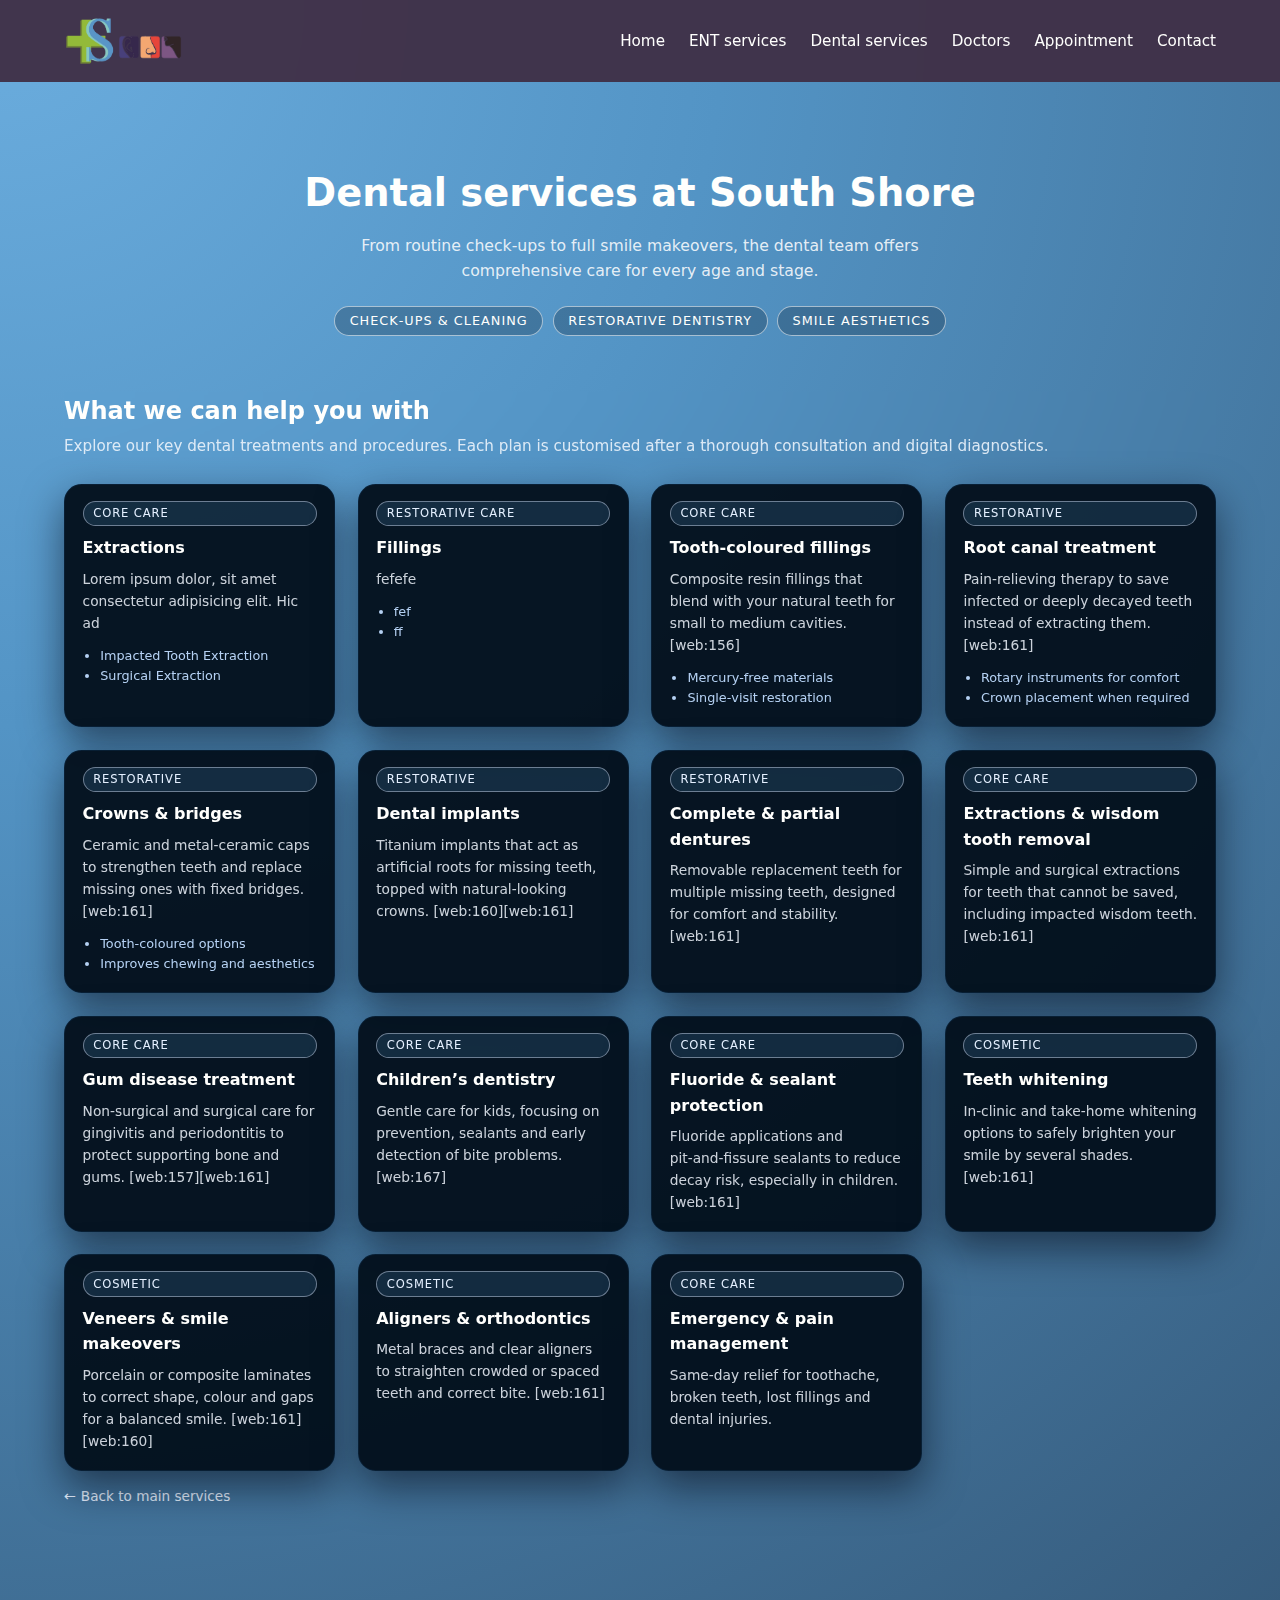
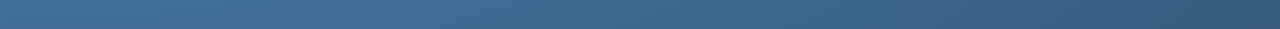
<file: dental.html>
<!DOCTYPE html>
<html lang="en">
<head>
  <meta charset="UTF-8" />
  <title>Dental Services – South Shore ENT & Dental</title>
  <meta name="viewport" content="width=device-width, initial-scale=1.0" />
  <!-- Main shared styles -->
  <link rel="stylesheet" href="style.css" />
  <!-- Page-specific styles -->
  <link rel="stylesheet" href="dental.css">  
</head>
<body>
  <!-- reuse your existing navbar, just ensure Dental link points here -->
  <header class="site-header">
    <div class="container">
      <nav class="main-nav">
        <div class="logo">
          <img src="logo.png" alt="South Shore ENT logo" />
        </div>

        <button class="nav-toggle" aria-label="Toggle navigation" aria-expanded="false">
          <span class="bar"></span>
          <span class="bar"></span>
          <span class="bar"></span>
        </button>

        <div class="nav-links">
          <a href="index.html#hero">Home</a>
          <a href="index.html#services-ent">ENT services</a>
          <a href="dental.html" class="active-link">Dental services</a>
          <a href="index.html#doctors">Doctors</a>
          <a href="index.html#appointment">Appointment</a>
          <a href="index.html#contact">Contact</a>
        </div>
      </nav>
    </div>
  </header>

  <main>
    <section class="dental-hero">
      <div class="container">
        <h1>Dental services at South Shore</h1>
        <p>
          From routine check‑ups to full smile makeovers, the dental team
          offers comprehensive care for every age and stage.
        </p>
        <div class="dental-pill-row">
          <span class="dental-pill">Check‑ups & cleaning</span>
          <span class="dental-pill">Restorative dentistry</span>
          <span class="dental-pill">Smile aesthetics</span>
        </div>
      </div>
    </section>

    <section class="dental-grid-section">
      <div class="container">
        <header class="dental-grid-header">
          <h2>What we can help you with</h2>
          <p>
            Explore our key dental treatments and procedures. Each plan is
            customised after a thorough consultation and digital diagnostics.
          </p>
        </header>

        <div class="dental-grid">
          <!-- 1 -->
          <article class="dental-card">
            <span class="badge badge-core">Core care</span>
            <h3>Extractions</h3>
            <p>
              Lorem ipsum dolor, sit amet consectetur adipisicing elit. Hic ad 
            </p>
            <ul>
              <li>Impacted Tooth Extraction</li>
              <li>Surgical Extraction</li>
            </ul>
          </article>

          <!-- 2 -->
          <article class="dental-card">
            <span class="badge badge-core">Restorative care</span>
            <h3>Fillings</h3>
            <p>
             fefefe
            </p>
            <ul>
              <li>fef</li>
              <li>ff</li>
            </ul>
          </article>

          <!-- 3 -->
          <article class="dental-card">
            <span class="badge badge-core">Core care</span>
            <h3>Tooth‑coloured fillings</h3>
            <p>
              Composite resin fillings that blend with your natural teeth for
              small to medium cavities. [web:156]
            </p>
            <ul>
              <li>Mercury‑free materials</li>
              <li>Single‑visit restoration</li>
            </ul>
          </article>

          <!-- 4 -->
          <article class="dental-card">
            <span class="badge badge-restorative">Restorative</span>
            <h3>Root canal treatment</h3>
            <p>
              Pain‑relieving therapy to save infected or deeply decayed teeth
              instead of extracting them. [web:161]
            </p>
            <ul>
              <li>Rotary instruments for comfort</li>
              <li>Crown placement when required</li>
            </ul>
          </article>

          <!-- 5 -->
          <article class="dental-card">
            <span class="badge badge-restorative">Restorative</span>
            <h3>Crowns & bridges</h3>
            <p>
              Ceramic and metal‑ceramic caps to strengthen teeth and replace
              missing ones with fixed bridges. [web:161]
            </p>
            <ul>
              <li>Tooth‑coloured options</li>
              <li>Improves chewing and aesthetics</li>
            </ul>
          </article>

          <!-- 6 -->
          <article class="dental-card">
            <span class="badge badge-restorative">Restorative</span>
            <h3>Dental implants</h3>
            <p>
              Titanium implants that act as artificial roots for missing teeth,
              topped with natural‑looking crowns. [web:160][web:161]
            </p>
          </article>

          <!-- 7 -->
          <article class="dental-card">
            <span class="badge badge-restorative">Restorative</span>
            <h3>Complete & partial dentures</h3>
            <p>
              Removable replacement teeth for multiple missing teeth, designed
              for comfort and stability. [web:161]
            </p>
          </article>

          <!-- 8 -->
          <article class="dental-card">
            <span class="badge badge-core">Core care</span>
            <h3>Extractions & wisdom tooth removal</h3>
            <p>
              Simple and surgical extractions for teeth that cannot be saved,
              including impacted wisdom teeth. [web:161]
            </p>
          </article>

          <!-- 9 -->
          <article class="dental-card">
            <span class="badge badge-core">Core care</span>
            <h3>Gum disease treatment</h3>
            <p>
              Non‑surgical and surgical care for gingivitis and periodontitis to
              protect supporting bone and gums. [web:157][web:161]
            </p>
          </article>

          <!-- 10 -->
          <article class="dental-card">
            <span class="badge badge-core">Core care</span>
            <h3>Children’s dentistry</h3>
            <p>
              Gentle care for kids, focusing on prevention, sealants and early
              detection of bite problems. [web:167]
            </p>
          </article>

          <!-- 11 -->
          <article class="dental-card">
            <span class="badge badge-core">Core care</span>
            <h3>Fluoride & sealant protection</h3>
            <p>
              Fluoride applications and pit‑and‑fissure sealants to reduce decay
              risk, especially in children. [web:161]
            </p>
          </article>

          <!-- 12 -->
          <article class="dental-card">
            <span class="badge badge-cosmetic">Cosmetic</span>
            <h3>Teeth whitening</h3>
            <p>
              In‑clinic and take‑home whitening options to safely brighten your
              smile by several shades. [web:161]
            </p>
          </article>

          <!-- 13 -->
          <article class="dental-card">
            <span class="badge badge-cosmetic">Cosmetic</span>
            <h3>Veneers & smile makeovers</h3>
            <p>
              Porcelain or composite laminates to correct shape, colour and
              gaps for a balanced smile. [web:161][web:160]
            </p>
          </article>

          <!-- 14 -->
          <article class="dental-card">
            <span class="badge badge-cosmetic">Cosmetic</span>
            <h3>Aligners & orthodontics</h3>
            <p>
              Metal braces and clear aligners to straighten crowded or spaced
              teeth and correct bite. [web:161]
            </p>
          </article>

          <!-- 15 -->
          <article class="dental-card">
            <span class="badge badge-core">Core care</span>
            <h3>Emergency & pain management</h3>
            <p>
              Same‑day relief for toothache, broken teeth, lost fillings and
              dental injuries.
            </p>
          </article>
        </div>

        <a href="index.html#services" class="back-link">
          Back to main services
        </a>
      </div>
    </section>
  </main>

  <script src="script.js"></script>
</body>
</html>
</file>
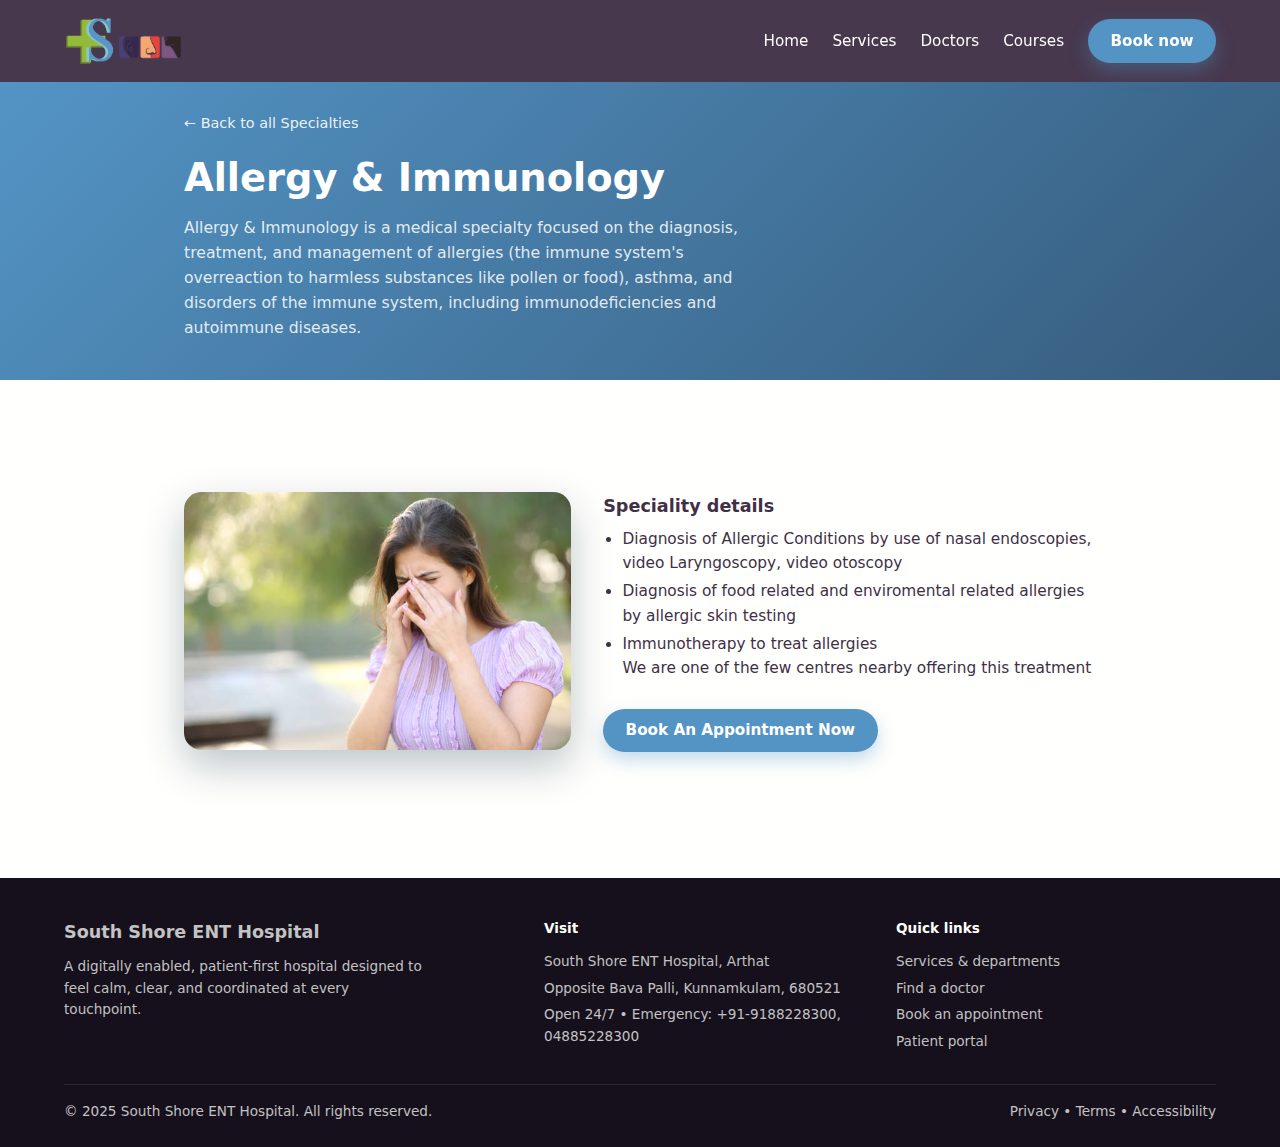
<file: specialties/allergy.html>
<!DOCTYPE html>
<html lang="en">
<head>
  <meta charset="UTF-8">
  <title>Course Detail – South Shore ENT Academy</title>
  <meta name="viewport" content="width=device-width, initial-scale=1.0">
  <!-- main site styles (nav, hero, etc.) -->
  <link rel="stylesheet" href="../style.css">
  <!-- optional extra overrides just for detail pages -->
  <link rel="stylesheet" href="base.css">
</head>
<body>
    

  <!-- NAVBAR (same structure as your main site) -->
  <header class="site-header">
    <div class="container">
      <nav>
        <div class="logo">
          <img src="../logo.png" alt="South Shore ENT logo">
        </div>
        <div class="nav-links">
          <a href="../index.html">Home</a>
          <a href="../index.html#services">Services</a>
          <a href="../index.html#doctors">Doctors</a>
          <a href="../index.html#courses">Courses</a>
          <a href="../index.html#appointment" class="btn-primary">Book now</a>
        </div>
      </nav>
    </div>
  </header>

  <!-- DETAIL HEADER (course title bar) -->
  <header class="detail-header">
    <div class="detail-container">
      <a href="../index.html#services" class="back-link">← Back to all Specialties</a>
      <h1 class="detail-title">Allergy &amp; Immunology</h1>
      <p class="detail-subtitle">
    Allergy & Immunology is a medical specialty focused on the diagnosis, treatment, and management of allergies (the immune system's overreaction to harmless substances like pollen or food), asthma, and disorders of the immune system, including immunodeficiencies and autoimmune diseases.
      </p>
    </div>
  </header>

  <!-- MAIN CONTENT -->
  <main class="detail-main">
    <div class="detail-container detail-layout">
      <section class="detail-hero">
        <img src="../images/spec-allergy.jpg" alt="Allergy" class="detail-image">
      </section>

    <section class="detail-content">
      <h2>Speciality details</h2>
      <ul>
        <li>Diagnosis of Allergic Conditions by use of nasal endoscopies, video Laryngoscopy, video otoscopy</li>
        <li>Diagnosis of food related and enviromental related allergies by allergic skin testing</li>
        <li>Immunotherapy to treat allergies <br> We are one of the few centres nearby offering this treatment </li>
        </ul>
      <a href="../index.html#appointment" class="primary-btn">
        Book An Appointment Now
      </a>
    </section>
    </div>
  </main>

  <footer>
    <div class="container">
      <div class="footer-grid">
        <div>
          <div class="logo footer-logo">
            <span>South Shore ENT Hospital</span>
          </div>
          <p class="footer-description">
            A digitally enabled, patient‑first hospital designed to feel calm, clear, and coordinated at every touchpoint.
          </p>
        </div>

        <div>
          <div class="footer-heading">Visit</div>
          <div class="footer-links">
            <span>South Shore ENT Hospital, Arthat</span>
            <span>Opposite Bava Palli, Kunnamkulam, 680521</span>
            <span>Open 24/7 • Emergency: +91-9188228300, 04885228300</span>
          </div>
        </div>

        <div>
          <div class="footer-heading">Quick links</div>
          <div class="footer-links">
            <a href="#services">Services & departments</a>
            <a href="#doctors">Find a doctor</a>
            <a href="#appointment">Book an appointment</a>
            <a href="#hero">Patient portal</a>
          </div>
        </div>
      </div>

      <div class="footer-meta">
        <span>© 2025 South Shore ENT Hospital. All rights reserved.</span>
        <span>Privacy • Terms • Accessibility</span>
      </div>
    </div>
  </footer>

</body>
</html>
</file>
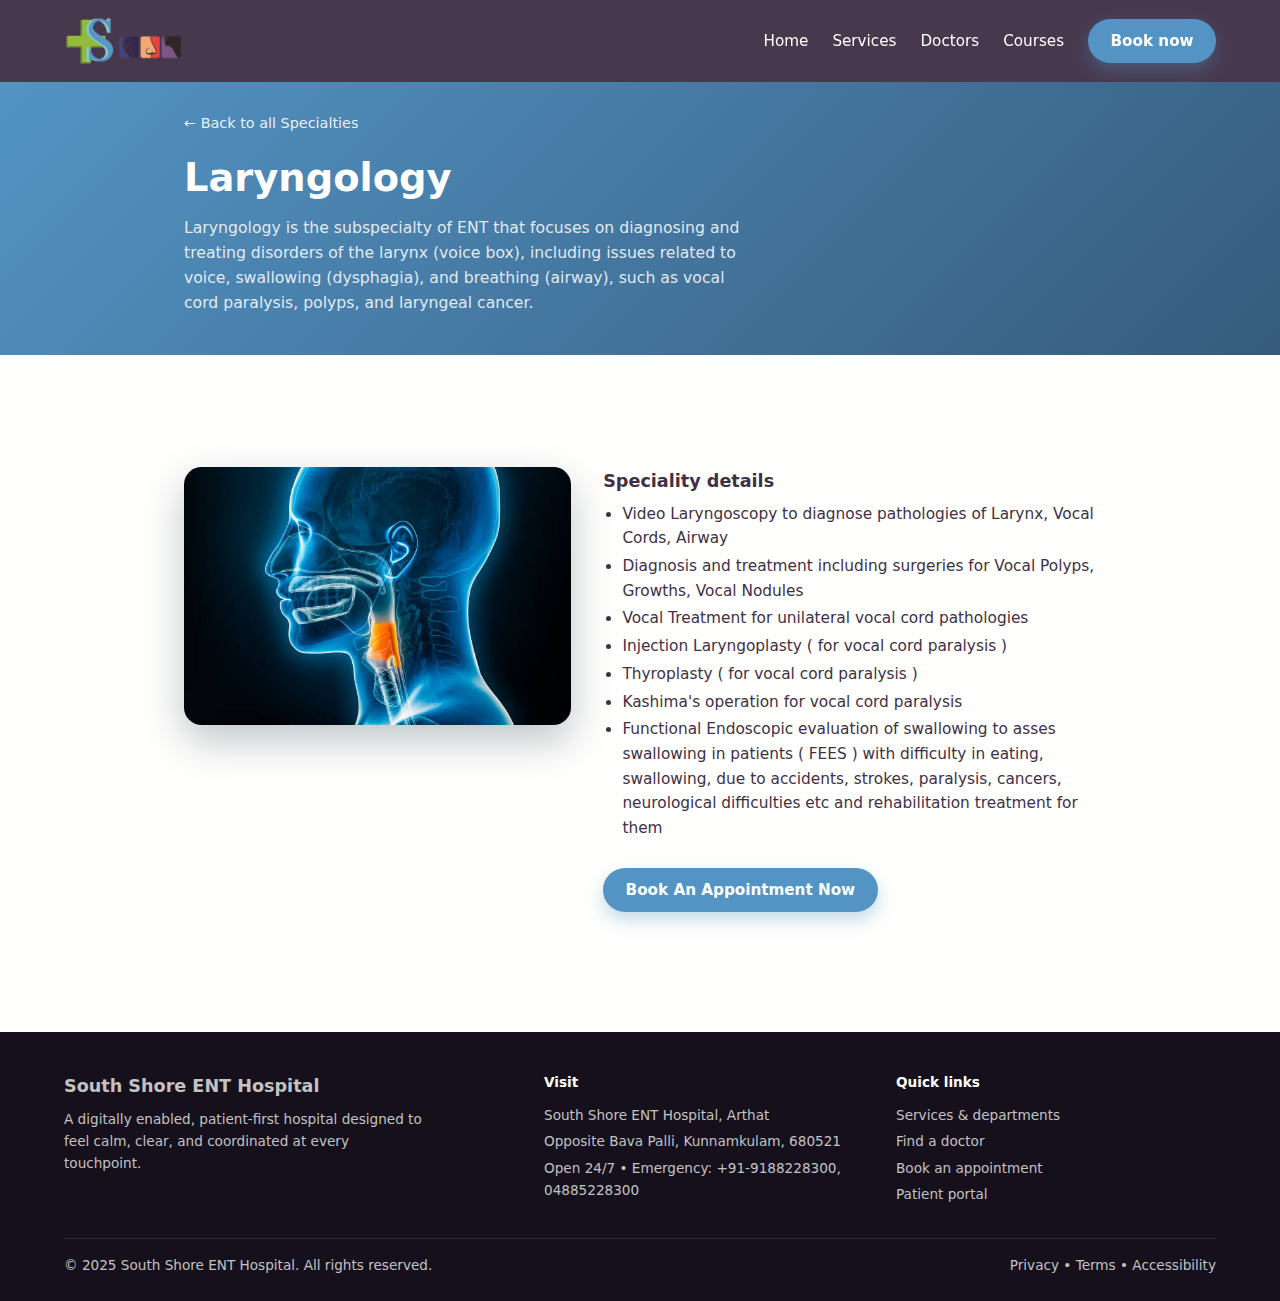
<file: specialties/laryngology.html>
<!DOCTYPE html>
<html lang="en">
<head>
  <meta charset="UTF-8">
  <title>Course Detail – South Shore ENT Academy</title>
  <meta name="viewport" content="width=device-width, initial-scale=1.0">
  <!-- main site styles (nav, hero, etc.) -->
  <link rel="stylesheet" href="../style.css">
  <!-- optional extra overrides just for detail pages -->
  <link rel="stylesheet" href="base.css">
</head>
<body>
    

  <!-- NAVBAR (same structure as your main site) -->
  <header class="site-header">
    <div class="container">
      <nav>
        <div class="logo">
          <img src="../logo.png" alt="South Shore ENT logo">
        </div>
        <div class="nav-links">
          <a href="../index.html">Home</a>
          <a href="../index.html#services">Services</a>
          <a href="../index.html#doctors">Doctors</a>
          <a href="../index.html#courses">Courses</a>
          <a href="../index.html#appointment" class="btn-primary">Book now</a>
        </div>
      </nav>
    </div>
  </header>

  <!-- DETAIL HEADER (course title bar) -->
  <header class="detail-header">
    <div class="detail-container">
      <a href="../index.html#services" class="back-link">← Back to all Specialties</a>
      <h1 class="detail-title">Laryngology</h1>
      <p class="detail-subtitle">
    Laryngology is the subspecialty of ENT that focuses on diagnosing and treating disorders of the larynx (voice box), including issues related to voice, swallowing (dysphagia), and breathing (airway), such as vocal cord paralysis, polyps, and laryngeal cancer.
      </p>
    </div>
  </header>

  <!-- MAIN CONTENT -->
  <main class="detail-main">
    <div class="detail-container detail-layout">
      <section class="detail-hero">
        <img src="../images/spec-laryngology.jpg" alt="Laryngology" class="detail-image">
      </section>

    <section class="detail-content">
      <h2>Speciality details</h2>
      <ul>
        <li>Video Laryngoscopy to diagnose pathologies of Larynx, Vocal Cords, Airway</li>
        <li>Diagnosis and treatment including surgeries for Vocal Polyps, Growths, Vocal Nodules</li>
        <li>Vocal Treatment for unilateral vocal cord pathologies</li>
        <li>Injection Laryngoplasty ( for vocal cord paralysis ) </li>
        <li>Thyroplasty ( for vocal cord paralysis )</li>
        <li>Kashima's operation for vocal cord paralysis</li>
        <li>Functional Endoscopic evaluation of swallowing to asses swallowing in patients ( FEES ) with difficulty in eating, swallowing, 
            due to accidents, strokes, paralysis, cancers, neurological difficulties etc and rehabilitation treatment for them</li>
         </ul>
      <a href="../index.html#appointment" class="primary-btn">
        Book An Appointment Now
      </a>
    </section>
    </div>
  </main>

  <footer>
    <div class="container">
      <div class="footer-grid">
        <div>
          <div class="logo footer-logo">
            <span>South Shore ENT Hospital</span>
          </div>
          <p class="footer-description">
            A digitally enabled, patient‑first hospital designed to feel calm, clear, and coordinated at every touchpoint.
          </p>
        </div>

        <div>
          <div class="footer-heading">Visit</div>
          <div class="footer-links">
            <span>South Shore ENT Hospital, Arthat</span>
            <span>Opposite Bava Palli, Kunnamkulam, 680521</span>
            <span>Open 24/7 • Emergency: +91-9188228300, 04885228300</span>
          </div>
        </div>

        <div>
          <div class="footer-heading">Quick links</div>
          <div class="footer-links">
            <a href="#services">Services & departments</a>
            <a href="#doctors">Find a doctor</a>
            <a href="#appointment">Book an appointment</a>
            <a href="#hero">Patient portal</a>
          </div>
        </div>
      </div>

      <div class="footer-meta">
        <span>© 2025 South Shore ENT Hospital. All rights reserved.</span>
        <span>Privacy • Terms • Accessibility</span>
      </div>
    </div>
  </footer>

</body>
</html>
</file>
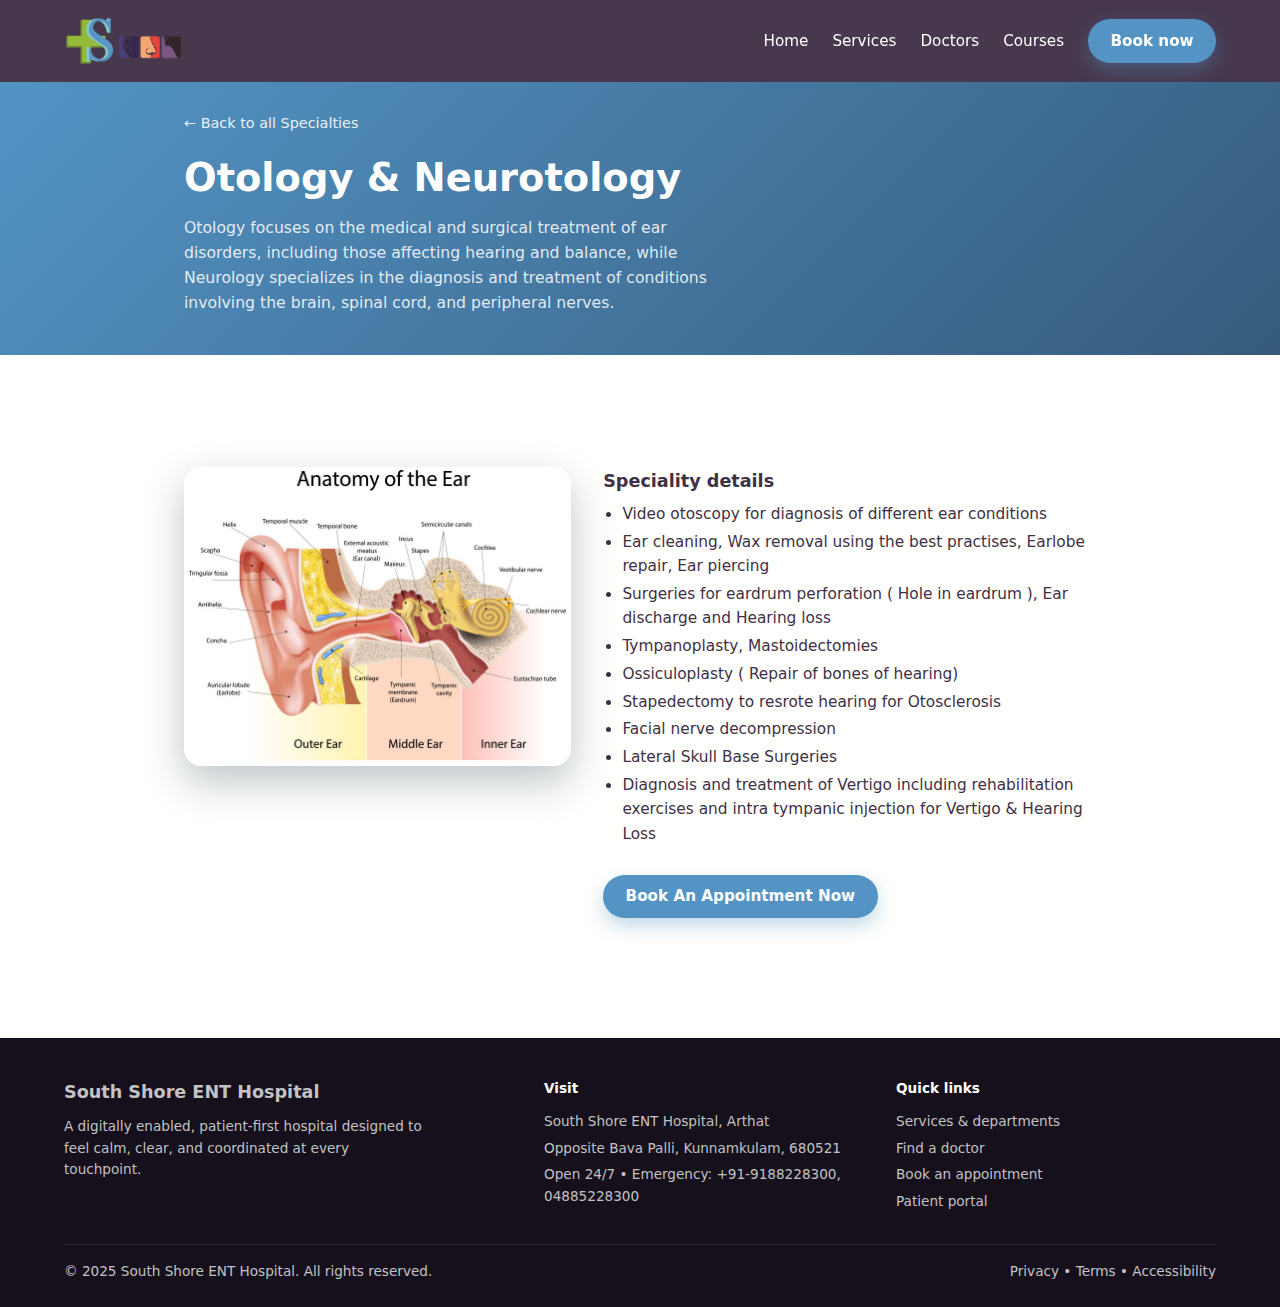
<file: specialties/otology.html>
<!DOCTYPE html>
<html lang="en">
<head>
  <meta charset="UTF-8">
  <title>Course Detail – South Shore ENT Academy</title>
  <meta name="viewport" content="width=device-width, initial-scale=1.0">
  <!-- main site styles (nav, hero, etc.) -->
  <link rel="stylesheet" href="../style.css">
  <!-- optional extra overrides just for detail pages -->
  <link rel="stylesheet" href="base.css">
</head>
<body>
    

  <!-- NAVBAR (same structure as your main site) -->
  <header class="site-header">
    <div class="container">
      <nav>
        <div class="logo">
          <img src="../logo.png" alt="South Shore ENT logo">
        </div>
        <div class="nav-links">
          <a href="../index.html">Home</a>
          <a href="../index.html#services">Services</a>
          <a href="../index.html#doctors">Doctors</a>
          <a href="../index.html#courses">Courses</a>
          <a href="../index.html#appointment" class="btn-primary">Book now</a>
        </div>
      </nav>
    </div>
  </header>

  <!-- DETAIL HEADER (course title bar) -->
  <header class="detail-header">
    <div class="detail-container">
      <a href="../index.html#services" class="back-link">← Back to all Specialties</a>
      <h1 class="detail-title">Otology &amp; Neurotology</h1>
      <p class="detail-subtitle">
    Otology focuses on the medical and surgical treatment of ear disorders, including those affecting hearing and balance, while Neurology specializes in the diagnosis and treatment of conditions involving the brain, spinal cord, and peripheral nerves.
      </p>
    </div>
  </header>

  <!-- MAIN CONTENT -->
  <main class="detail-main">
    <div class="detail-container detail-layout">
      <section class="detail-hero">
        <img src="../images/spec-otology.jpg" alt="Otology course" class="detail-image">
      </section>

    <section class="detail-content">
      <h2>Speciality details</h2>
      <ul>
        <li>Video otoscopy for diagnosis of different ear conditions</li>
        <li>Ear cleaning, Wax removal using the best practises, Earlobe repair, Ear piercing</li>
        <li>Surgeries for eardrum perforation ( Hole in eardrum ), Ear discharge and Hearing loss</li>
        <li>Tympanoplasty, Mastoidectomies</li>
        <li>Ossiculoplasty ( Repair of bones of hearing) </li>
        <li>Stapedectomy to resrote hearing for Otosclerosis</li>
        <li>Facial nerve decompression</li>
        <li>Lateral Skull Base Surgeries</li>
        <li>Diagnosis and treatment of Vertigo including rehabilitation exercises and intra tympanic injection for Vertigo &amp; Hearing Loss</li>
    </ul>

      <a href="../index.html#appointment" class="primary-btn">
        Book An Appointment Now
      </a>
    </section>
    </div>
  </main>

  <footer>
    <div class="container">
      <div class="footer-grid">
        <div>
          <div class="logo footer-logo">
            <span>South Shore ENT Hospital</span>
          </div>
          <p class="footer-description">
            A digitally enabled, patient‑first hospital designed to feel calm, clear, and coordinated at every touchpoint.
          </p>
        </div>

        <div>
          <div class="footer-heading">Visit</div>
          <div class="footer-links">
            <span>South Shore ENT Hospital, Arthat</span>
            <span>Opposite Bava Palli, Kunnamkulam, 680521</span>
            <span>Open 24/7 • Emergency: +91-9188228300, 04885228300</span>
          </div>
        </div>

        <div>
          <div class="footer-heading">Quick links</div>
          <div class="footer-links">
            <a href="#services">Services & departments</a>
            <a href="#doctors">Find a doctor</a>
            <a href="#appointment">Book an appointment</a>
            <a href="#hero">Patient portal</a>
          </div>
        </div>
      </div>

      <div class="footer-meta">
        <span>© 2025 South Shore ENT Hospital. All rights reserved.</span>
        <span>Privacy • Terms • Accessibility</span>
      </div>
    </div>
  </footer>

</body>
</html>
</file>
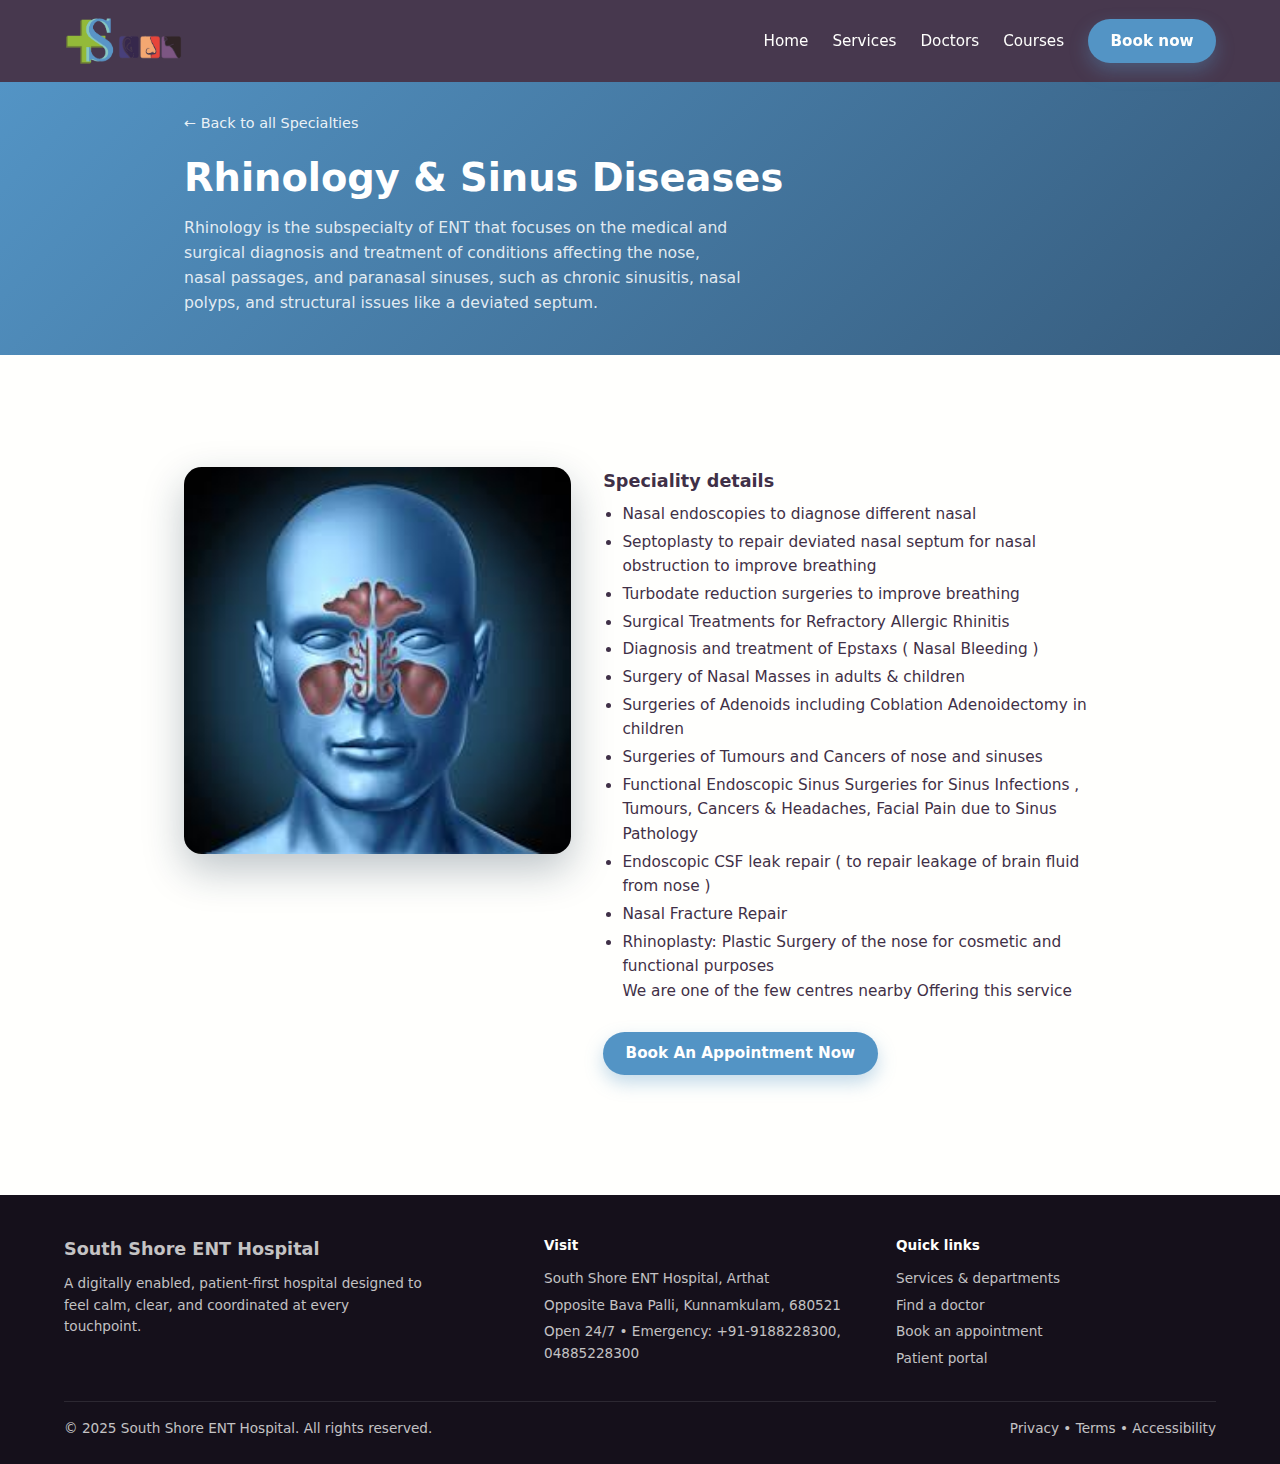
<file: specialties/rhinology.html>
<!DOCTYPE html>
<html lang="en">
<head>
  <meta charset="UTF-8">
  <title>Course Detail – South Shore ENT Academy</title>
  <meta name="viewport" content="width=device-width, initial-scale=1.0">
  <!-- main site styles (nav, hero, etc.) -->
  <link rel="stylesheet" href="../style.css">
  <!-- optional extra overrides just for detail pages -->
  <link rel="stylesheet" href="base.css">
</head>
<body>
    

  <!-- NAVBAR (same structure as your main site) -->
  <header class="site-header">
    <div class="container">
      <nav>
        <div class="logo">
          <img src="../logo.png" alt="South Shore ENT logo">
        </div>
        <div class="nav-links">
          <a href="../index.html">Home</a>
          <a href="../index.html#services">Services</a>
          <a href="../index.html#doctors">Doctors</a>
          <a href="../index.html#courses">Courses</a>
          <a href="../index.html#appointment" class="btn-primary">Book now</a>
        </div>
      </nav>
    </div>
  </header>

  <!-- DETAIL HEADER (course title bar) -->
  <header class="detail-header">
    <div class="detail-container">
      <a href="../index.html#services" class="back-link">← Back to all Specialties</a>
      <h1 class="detail-title">Rhinology &amp; Sinus Diseases</h1>
      <p class="detail-subtitle">
    Rhinology is the subspecialty of ENT that focuses on the medical and surgical diagnosis and treatment of conditions affecting the nose, nasal passages, and paranasal sinuses, such as chronic sinusitis, nasal polyps, and structural issues like a deviated septum.
      </p>
    </div>
  </header>

  <!-- MAIN CONTENT -->
  <main class="detail-main">
    <div class="detail-container detail-layout">
      <section class="detail-hero">
        <img src="../images/spec-throat.jpeg" alt="Otology course" class="detail-image">
      </section>

    <section class="detail-content">
      <h2>Speciality details</h2>
      <ul>
        <li>Nasal endoscopies to diagnose different nasal</li>
        <li>Septoplasty to repair deviated nasal septum for nasal obstruction to improve breathing</li>
        <li>Turbodate reduction surgeries to improve breathing</li>
        <li>Surgical Treatments for Refractory Allergic Rhinitis</li>
        <li>Diagnosis and treatment of Epstaxs ( Nasal Bleeding ) </li>
        <li>Surgery of Nasal Masses in adults &amp; children</li>
        <li>Surgeries of Adenoids including Coblation Adenoidectomy in children</li>
        <li>Surgeries of Tumours and Cancers of nose and sinuses</li>
        <li>Functional Endoscopic Sinus Surgeries for Sinus Infections , Tumours, Cancers &amp; Headaches, Facial Pain due to Sinus Pathology</li>
        <li>Endoscopic CSF leak repair ( to repair leakage of brain fluid from nose )</li>
        <li>Nasal Fracture Repair</li>
        <li>Rhinoplasty: Plastic Surgery of the nose for cosmetic and functional purposes <br> We are one of the few centres nearby Offering this service</li>
    </ul>

      <a href="../index.html#appointment" class="primary-btn">
        Book An Appointment Now
      </a>
    </section>
    </div>
  </main>

  <footer>
    <div class="container">
      <div class="footer-grid">
        <div>
          <div class="logo footer-logo">
            <span>South Shore ENT Hospital</span>
          </div>
          <p class="footer-description">
            A digitally enabled, patient‑first hospital designed to feel calm, clear, and coordinated at every touchpoint.
          </p>
        </div>

        <div>
          <div class="footer-heading">Visit</div>
          <div class="footer-links">
            <span>South Shore ENT Hospital, Arthat</span>
            <span>Opposite Bava Palli, Kunnamkulam, 680521</span>
            <span>Open 24/7 • Emergency: +91-9188228300, 04885228300</span>
          </div>
        </div>

        <div>
          <div class="footer-heading">Quick links</div>
          <div class="footer-links">
            <a href="#services">Services & departments</a>
            <a href="#doctors">Find a doctor</a>
            <a href="#appointment">Book an appointment</a>
            <a href="#hero">Patient portal</a>
          </div>
        </div>
      </div>

      <div class="footer-meta">
        <span>© 2025 South Shore ENT Hospital. All rights reserved.</span>
        <span>Privacy • Terms • Accessibility</span>
      </div>
    </div>
  </footer>

</body>
</html>
</file>
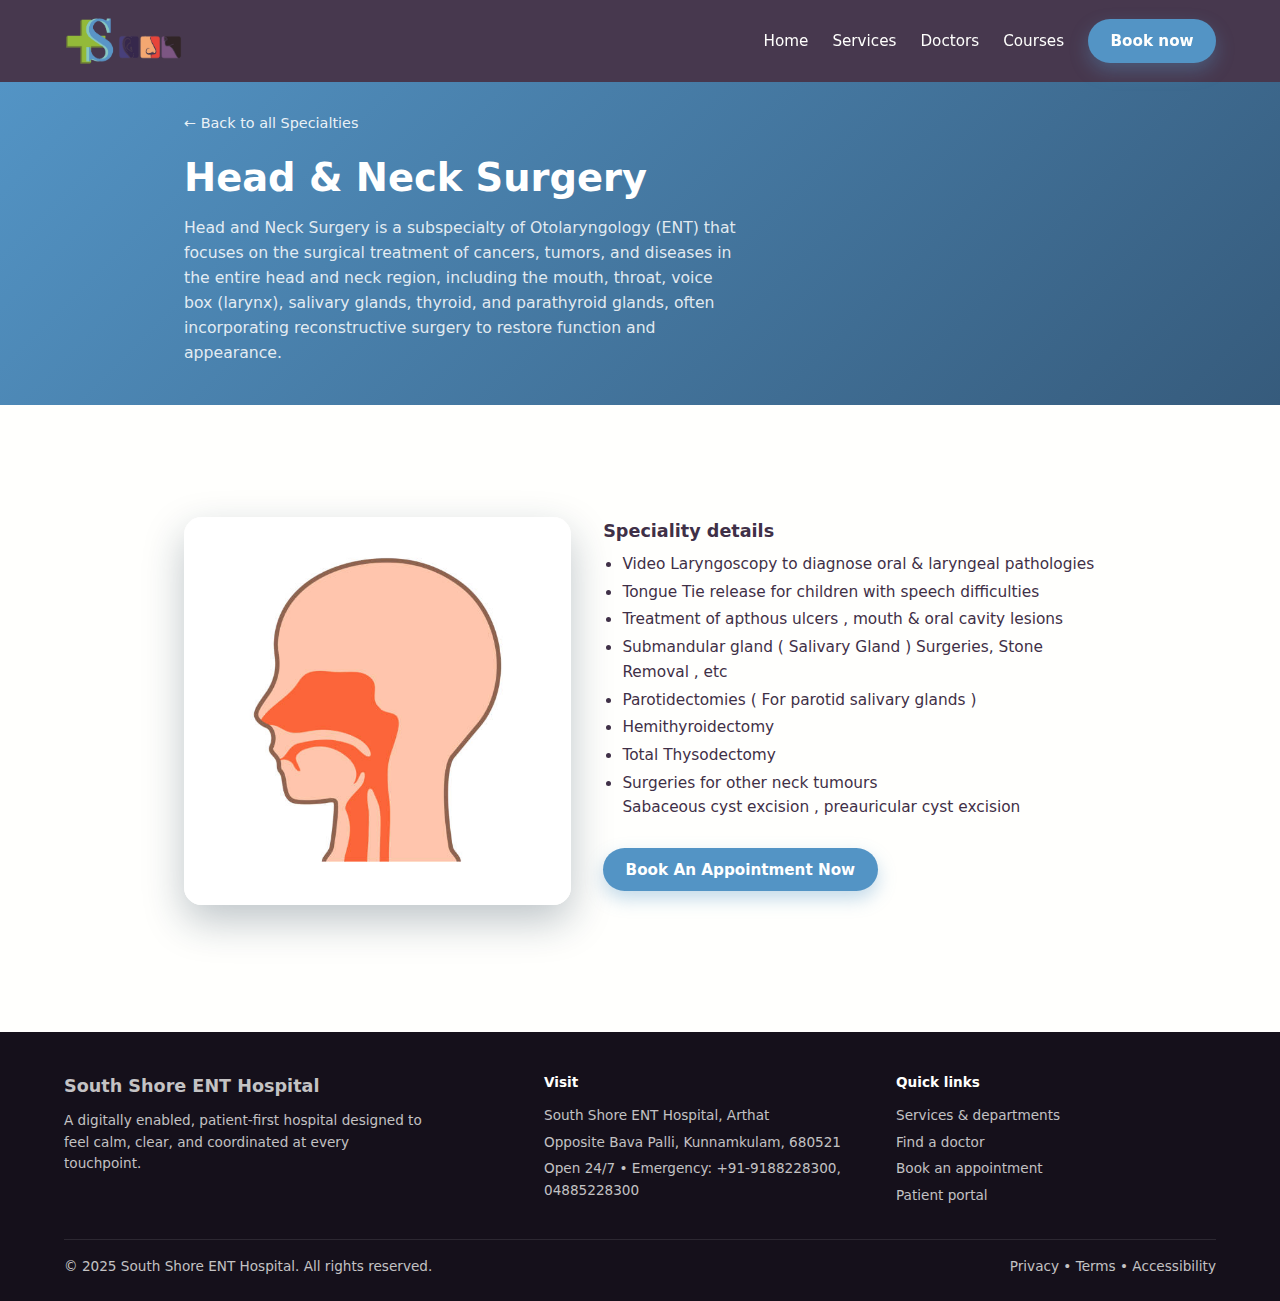
<file: specialties/throat.html>
<!DOCTYPE html>
<html lang="en">
<head>
  <meta charset="UTF-8">
  <title>Course Detail – South Shore ENT Academy</title>
  <meta name="viewport" content="width=device-width, initial-scale=1.0">
  <!-- main site styles (nav, hero, etc.) -->
  <link rel="stylesheet" href="../style.css">
  <!-- optional extra overrides just for detail pages -->
  <link rel="stylesheet" href="base.css">
</head>
<body>
    

  <!-- NAVBAR (same structure as your main site) -->
  <header class="site-header">
    <div class="container">
      <nav>
        <div class="logo">
          <img src="../logo.png" alt="South Shore ENT logo">
        </div>
        <div class="nav-links">
          <a href="../index.html">Home</a>
          <a href="../index.html#services">Services</a>
          <a href="../index.html#doctors">Doctors</a>
          <a href="../index.html#courses">Courses</a>
          <a href="../index.html#appointment" class="btn-primary">Book now</a>
        </div>
      </nav>
    </div>
  </header>

  <!-- DETAIL HEADER (course title bar) -->
  <header class="detail-header">
    <div class="detail-container">
      <a href="../index.html#services" class="back-link">← Back to all Specialties</a>
      <h1 class="detail-title">Head &amp; Neck Surgery</h1>
      <p class="detail-subtitle">
    Head and Neck Surgery is a subspecialty of Otolaryngology (ENT) that focuses on the surgical treatment of cancers, tumors, and diseases in the entire head and neck region, including the mouth, throat, voice box (larynx), salivary glands, thyroid, and parathyroid glands, often incorporating reconstructive surgery to restore function and appearance.
      </p>
    </div>
  </header>

  <!-- MAIN CONTENT -->
  <main class="detail-main">
    <div class="detail-container detail-layout">
      <section class="detail-hero">
        <img src="../images/spec-rhinology.jpg" alt="Neck" class="detail-image">
      </section>

    <section class="detail-content">
      <h2>Speciality details</h2>
      <ul>
        <li>Video Laryngoscopy to diagnose oral &amp; laryngeal pathologies</li>
        <li>Tongue Tie release for children with speech difficulties</li>
        <li>Treatment of apthous ulcers , mouth & oral cavity lesions</li>
        <li>Submandular gland ( Salivary Gland ) Surgeries, Stone Removal , etc</li>
        <li>Parotidectomies ( For parotid salivary glands ) </li>
        <li>Hemithyroidectomy</li>
        <li>Total Thysodectomy</li>
        <li>Surgeries for other neck tumours <br> Sabaceous cyst excision , preauricular cyst excision</li>
         </ul>

      <a href="../index.html#appointment" class="primary-btn">
        Book An Appointment Now
      </a>
    </section>
    </div>
  </main>

  <footer>
    <div class="container">
      <div class="footer-grid">
        <div>
          <div class="logo footer-logo">
            <span>South Shore ENT Hospital</span>
          </div>
          <p class="footer-description">
            A digitally enabled, patient‑first hospital designed to feel calm, clear, and coordinated at every touchpoint.
          </p>
        </div>

        <div>
          <div class="footer-heading">Visit</div>
          <div class="footer-links">
            <span>South Shore ENT Hospital, Arthat</span>
            <span>Opposite Bava Palli, Kunnamkulam, 680521</span>
            <span>Open 24/7 • Emergency: +91-9188228300, 04885228300</span>
          </div>
        </div>

        <div>
          <div class="footer-heading">Quick links</div>
          <div class="footer-links">
            <a href="#services">Services & departments</a>
            <a href="#doctors">Find a doctor</a>
            <a href="#appointment">Book an appointment</a>
            <a href="#hero">Patient portal</a>
          </div>
        </div>
      </div>

      <div class="footer-meta">
        <span>© 2025 South Shore ENT Hospital. All rights reserved.</span>
        <span>Privacy • Terms • Accessibility</span>
      </div>
    </div>
  </footer>

</body>
</html>
</file>
<file: style.css>
:root {
  --brand-blue: #5394C5;
  --off-white: #FFFFFD;
  --deep-plum: #3F3047;
  --muted-green: #5B8266;
  --lime-green: rgb(150, 188, 46);
}

* {
  box-sizing: border-box;
  margin: 0;
  padding: 0;
  font-family: system-ui, -apple-system, BlinkMacSystemFont, "Segoe UI", sans-serif;
}

body {
  background: var(--off-white);
  color: var(--deep-plum);
  line-height: 1.6;
}

/* Global layout */
/* --- Variables (Keep these for context) --- */
:root {
  --brand-blue: #5394C5;
  --off-white: #FFFFFD;
  --deep-plum: #3F3047;
  --muted-green: #5B8266;
  --lime-green: rgb(150, 188, 46);
}

/* --- Global Reset (Keep these) --- */
* {
  box-sizing: border-box;
  margin: 0;
  padding: 0;
  font-family: system-ui, -apple-system, BlinkMacSystemFont, "Segoe UI", sans-serif;
}

body {
  background: var(--off-white);
  color: var(--deep-plum);
  line-height: 1.6;
}

/* --- 1. Header & Nav Core (FIXED FOR ALIGNMENT) --- */
header {
  position: sticky;
  top: 0;
  z-index: 100;
  background: rgba(63, 48, 71, 0.96);
  color: var(--off-white);
  backdrop-filter: blur(10px);
}

.container {
  max-width: 1200px;
  margin: 0 auto;
  padding: 0 1.5rem;
}

/* Base Nav/Main Nav - Ensure perfect center alignment for logo and toggle */
.main-nav, nav {
  display: flex;
  align-items: center; /* KEY: Vertically center all immediate children */
  justify-content: space-between;
  padding: 1rem 0;
}

.logo {
  display: flex;
  align-items: center; /* KEY: Center logo content (image) within its own container */
  gap: 0.5rem;
  font-weight: 700;
  font-size: 1.1rem;
}

.logo img {
    width: 120px;
    height: 50px;
    align-items: left;
    vertical-align: middle; /* CRITICAL FIX: Stops image from sitting on text baseline */
}

/* .logo-mark styles (keeping original) */
.logo-mark {
  width: 34px;
  height: 34px;
  border-radius: 12px;
  background: radial-gradient(circle at 20% 20%, var(--lime-green), var(--muted-green));
  display: flex;
  align-items: center;
  justify-content: center;
  color: var(--off-white);
  font-size: 0.9rem;
}

/* Nav Links (Desktop) */
.nav-links {
  display: flex;
  gap: 2rem;
  justify-content: center;
  align-items: center;
}

.nav-links a {
  text-decoration: none;
  color: var(--off-white);
  font-size: 0.95rem;
  position: relative;
}

.nav-links a::after {
  content: "";
  position: absolute;
  left: 0;
  bottom: -0.25rem;
  width: 0;
  height: 2px;
  background: var(--brand-blue);
  transition: width 0.2s ease;
}

.nav-links a:hover::after {
  width: 100%;
}

/* Button Styles (Keeping original) */
.btn-primary,
.btn-ghost {
  border-radius: 999px;
  padding: 0.6rem 1.4rem;
  border: none;
  cursor: pointer;
  font-size: 0.95rem;
  font-weight: 600;
  display: inline-flex;
  align-items: center;
  gap: 0.4rem;
  text-decoration: none;
}

.btn-primary {
  background: var(--brand-blue);
  color: var(--off-white);
  box-shadow: 0 8px 18px rgba(83, 148, 197, 0.35);
}

.btn-primary:hover {
  filter: brightness(1.05);
}

.btn-ghost {
  background: transparent;
  border: 1px solid rgba(255, 255, 253, 0.4);
  color: var(--off-white);
}

.btn-small {
  padding: 0.45rem 0.9rem;
  font-size: 0.8rem;
}

.btn-full {
  width: 100%;
  justify-content: center;
  margin-top: 0.4rem;
}

.nav-links {
  display: flex;
  gap: 1.5rem;
  align-items: center;
}

/* wrapper for dropdown item */
.nav-item.has-dropdown {
  position: relative;
}

/* button styled like a normal link */
.nav-link-btn {
  background: none;
  border: none;
  padding: 0;
  font: inherit;
  color: var(--off-white);
  cursor: pointer;
  display: inline-flex;
  align-items: center;
  gap: 0.3rem;
}

.nav-link-btn:hover,
.nav-link-btn:focus-visible {
  color: var(--lime-green);
}

.chevron {
  font-size: 0.7rem;
}

/* dropdown panel */
.nav-dropdown {
  position: absolute;
  top: 120%;
  left: 0;
  min-width: 190px;
  padding: 0.4rem 0.2rem;
  border-radius: 0.75rem;
  background: rgba(5, 10, 24, 0.96);
  border: 1px solid rgba(83, 148, 197, 0.5);
  box-shadow: 0 16px 40px rgba(0, 0, 0, 0.55);
  opacity: 0;
  visibility: hidden;
  transform: translateY(4px);
  transition: opacity 0.16s ease, transform 0.16s ease, visibility 0.16s;
  z-index: 999;
}

.nav-dropdown a {
  display: block;
  padding: 0.45rem 0.9rem;
  font-size: 0.85rem;
  color: var(--off-white);
  text-decoration: none;
  white-space: nowrap;
}

.nav-dropdown a:hover {
  background: rgba(83, 148, 197, 0.18);
}

/* show on hover or keyboard focus */
.nav-item.has-dropdown:hover .nav-dropdown,
.nav-item.has-dropdown:focus-within .nav-dropdown {
  opacity: 1;
  visibility: visible;
  transform: translateY(0);
}

/* --- 2. Hamburger Toggle (FIXED FOR ALIGNMENT) --- */

/* base hamburger (hidden on desktop) */
.nav-toggle {
  display: none;
  flex-direction: column;
  justify-content: center; /* KEY: Center bars vertically within the button */
  align-items: center;   /* Center bars horizontally */
  gap: 4px;
  width: 32px; /* Set a consistent size */
  height: 32px; /* Set a consistent size, matching logo height better */
  padding: 0;
  border: none;
  background: transparent;
  cursor: pointer;
}

.nav-toggle .bar {
  width: 100%;
  height: 2px;
  background: var(--off-white);
  border-radius: 999px;
  transition: transform 0.25s ease, opacity 0.25s ease;
}

/* --- 3. Mobile Media Query (FIXED FOR ALIGNMENT) --- */

/* small screens: show hamburger, reorganize layout */
@media (max-width: 768px) {
  /* Ensure the main container stays centered */
  .main-nav {
  flex-direction: row;
  justify-content: space-between;
  align-items: center;
  }

  /* Logo: push everything else right */
  .logo {
    margin-right: auto;
    margin-left: 0;
    /* Ensure the logo image takes up its intended space */
    line-height: 0; /* Prevents extra space under the logo image */
  }

  /* Toggle: show and push to far right */
  .nav-toggle {
    display: flex;
    margin: 0;
    margin-left: auto; /* force to far right */
    /* Removed: position: relative; */
  }

  /* Nav Links (Mobile Menu) */
  .nav-links {
    position: absolute;
    top: 100%;
    right: 1.5rem;
    left: 1.5rem;
    margin-top: 0.75rem;
    padding: 0.9rem 1rem;
    background: rgba(21, 16, 27, 0.98);
    border-radius: 1rem;
    display: none;
    flex-direction: column;
    gap: 0.75rem;
    box-shadow: 0 14px 35px rgba(0, 0, 0, 0.5);
    z-index: 900;
    align-items: flex-start; /* Align menu items to the left */
  }

  .nav-links a {
    width: 100%;
  }

  /* when active (JS adds class) */
  .nav-links.is-open {
    display: flex;
  }

  /* animate icon into X */
  .nav-toggle.is-open .bar:nth-child(2) {
    opacity: 0;
  }

  .nav-toggle.is-open .bar:nth-child(1) {
    transform: translateY(6px) rotate(45deg);
  }

  .nav-toggle.is-open .bar:nth-child(3) {
    transform: translateY(-6px) rotate(-45deg);
  }
}



main {
  padding-bottom: 3rem;
}

section {
  padding: 4.5rem 0;
}

h2.section-title {
  font-size: 2rem;
  margin-bottom: 0.5rem;
}

p.section-subtitle {
  color: rgba(63, 48, 71, 0.75);
  max-width: 520px;
  margin-bottom: 2.5rem;
}

/* Hero section */
/* HERO SECTION */
.hero {
  position: relative;
  background: radial-gradient(circle at top left, #6badde 0, var(--brand-blue) 35%, #365b7c 100%);
  color: var(--off-white);
  padding-top: 5.5rem;
  padding-bottom: 4rem;
  overflow: hidden;
}

.hero-inner {
  position: relative;
  z-index: 1;
}

/* animated blobs */
.hero::before,
.hero::after {
  content: "";
  position: absolute;
  border-radius: 50%;
  background: radial-gradient(circle, rgba(150, 188, 46, 0.75), rgba(150, 188, 46, 0));
  mix-blend-mode: screen;
  pointer-events: none;
  z-index: 0;
}

/* top‑right blob */
.hero::before {
  width: 420px;
  height: 420px;
  top: -120px;
  right: -80px;
  animation: heroBlob1 26s linear infinite;
}

/* bottom‑left blob */
.hero::after {
  width: 340px;
  height: 340px;
  bottom: -140px;
  left: -60px;
  animation: heroBlob2 32s linear infinite;
}

/* keyframes */
@keyframes heroBlob1 {
  0%   { transform: translate3d(0, 0, 0) scale(1);   opacity: 0.9; }
  50%  { transform: translate3d(-20px, 30px, 0) scale(1.05); opacity: 0.6; }
  100% { transform: translate3d(0, 0, 0) scale(1);   opacity: 0.9; }
}

@keyframes heroBlob2 {
  0%   { transform: translate3d(0, 0, 0) scale(1);   opacity: 0.7; }
  50%  { transform: translate3d(15px, -30px, 0) scale(1.08); opacity: 0.4; }
  100% { transform: translate3d(0, 0, 0) scale(1);   opacity: 0.7; }
}


.hero-inner {
  display: grid;
  grid-template-columns: minmax(0, 1.2fr) minmax(0, 1fr);
  gap: 2rem;
  align-items: center;
}

/* left side */
.hero-tag {
  display: inline-flex;
  align-items: center;
  gap: 0.4rem;
  background: rgba(255, 255, 253, 0.14);
  border-radius: 999px;
  padding: 0.25rem 0.85rem;
  font-size: 0.8rem;
  margin-bottom: 1rem;
}

.hero-tag-dot {
  width: 8px;
  height: 8px;
  border-radius: 999px;
  background: var(--lime-green);
}

.hero h1 {
  font-size: clamp(2rem, 4vw, 3.1rem);
  line-height: 1.1;
  margin-bottom: 0.75rem;
}

.hero-lead {
  color: rgba(255, 255, 253, 0.88);
  max-width: 540px;
  margin-bottom: 1.75rem;
}

.hero-actions {
  display: flex;
  flex-wrap: wrap;
  gap: 0.9rem;
  margin-bottom: 1.5rem;
}

.hero-meta {
  display: flex;
  flex-wrap: wrap;
  gap: 1.5rem;
  font-size: 0.85rem;
  color: rgba(255, 255, 253, 0.82);
}

.hero-meta span {
  display: block;
  opacity: 0.9;
}

/* right side: image card */
.hero-media {
  min-width: 0;
}

.hero-carousel {
  border-radius: 1.8rem;
  overflow: hidden;
  box-shadow: 0 30px 70px rgba(6, 30, 50, 0.65);
}

/* each slide is a full image background */
.hero-slide {
  min-height: 320px;
  background-size: cover;
  background-position: center;
}

/* set your real image URLs here */
.hero-slide-1 { background-image: url("1.jpeg"); }
.hero-slide-2 { background-image: url("2.jpeg"); }
.hero-slide-3 { background-image: url("3.jpeg"); }

.hero-slide-overlay {
  padding: 1.6rem 1.8rem;
  color: var(--off-white);
  background: linear-gradient(to bottom, rgba(0, 0, 0, 0.65), rgba(0, 0, 0, 0.25), transparent);
}

.hero-slide-overlay h3 {
  font-size: 1.25rem;
  margin-bottom: 0.45rem;
}

.hero-slide-overlay p {
  font-size: 0.9rem;
  max-width: 440px;
}

/* dots */
.hero-carousel .owl-dots {
  position: absolute;
  bottom: 1.1rem;
  left: 50%;
  transform: translateX(-50%);
}

.hero-carousel .owl-dots .owl-dot span {
  background: rgba(255, 255, 253, 0.6);
}

.hero-carousel .owl-dots .owl-dot.active span {
  background: var(--brand-blue);
}

/* RESPONSIVE HERO */
@media (max-width: 900px) {
  .hero-inner {
    grid-template-columns: 1fr;
    gap: 1.8rem;
  }

  .hero-media {
    order: -1; /* image on top for tablets if you want; remove if not */
  }
}

@media (max-width: 600px) {
  .hero {
    padding-top: 4.5rem;
    padding-bottom: 3rem;
  }

  .hero-tag {
    max-width: 100%;
    white-space: normal;
    font-size: 0.75rem;
  }

  .hero h1 {
    font-size: 1.7rem;
    line-height: 1.15;
    word-break: break-word;
  }

  .hero-lead {
    max-width: 100%;
    font-size: 0.85rem;
  }

  .hero-actions {
    flex-direction: column;
    align-items: stretch;
  }

  .hero-actions .btn-primary,
  .hero-actions .btn-ghost {
    width: 100%;
    justify-content: center;
  }

  .hero-meta {
    flex-direction: column;
    gap: 0.4rem;
  }

  .hero-carousel {
    width: 100%;
    max-width: 100%;
  }

  .hero-carousel .owl-stage-outer {
    width: 100% !important;
    overflow: hidden;
  }

  .hero-carousel .owl-stage {
    display: flex !important;
  }

  .hero-carousel .owl-item {
    float: none !important;
    width: 100% !important;   /* slide == full width on phone */
  }

  .hero-slide {
    min-height: 260px;
    width: 100% !important;
  }
}


/* Services section */
.services {
  background: var(--off-white);
}

.services .container {
  width: 100%;
  margin: 0 auto;
}

/* grid */
.specialty-grid {
  display: grid;
  grid-template-columns: repeat(4, minmax(0, 1fr));
  gap: 0.7rem;
  width: 100%;
}

/* large tablets / small laptops */
@media (max-width: 1200px) {
  .specialty-grid {
    grid-template-columns: repeat(3, minmax(0, 1fr));
  }
}

/* tablets */
@media (max-width: 900px) {
  .specialty-grid {
    grid-template-columns: repeat(2, minmax(0, 1fr));
  }
}

/* phones */
@media (max-width: 520px) {
  .specialty-grid {
    grid-template-columns: 1fr;
  }
}

/* card */
.specialty-card {
  position: relative;
  display: flex;
  overflow: hidden;
  background: linear-gradient(#8f8f8f, #5f5f5f); /* your gradient */
  border: 1px solid rgba(255, 255, 255, 0.18);   /* subtle default */
  box-shadow: 0 18px 40px rgba(21, 56, 79, 0.26);
  transition:
    border-color 0.25s ease,
    box-shadow 0.25s ease,
    transform 0.25s ease;
}


.specialty-card:hover {
  border-color: rgba(150, 188, 46, 0.95); /* #96BC2E from your palette */
  box-shadow:
    0 0 0 1px rgba(150, 188, 46, 0.4),
    0 22px 50px rgba(21, 56, 79, 0.4);
  transform: translateY(-3px);
}

/* background image area */
.specialty-media {
  width: 100%;
  padding-top: 135%; /* 4:3-ish card ratio */
  background-size: cover;
  background-position: center;
  filter: saturate(1.05);
}

/* overlay content */
.specialty-overlay {
  position: absolute;
  inset: 0;
  display: flex;
  flex-direction: column;
  justify-content: space-between;
  box-shadow: none;
  padding: 0.9rem 1rem;
  background: linear-gradient(
    to bottom,
    rgba(0, 0, 0, 0.55),
    rgba(0, 0, 0, 0.15),
    rgba(0, 0, 0, 0.55)
  );
  color: var(--off-white);
}

.specialty-overlay h3 {
  font-size: 0.95rem;
  line-height: 1.3;
  font-weight: 600;
}

/* small pill button */
.specialty-cta {
  align-self: flex-start;
  margin-top: 0.4rem;
  border-radius: 999px;
  border: 1px solid rgba(255, 255, 253, 0.7);
  background: rgba(0, 0, 0, 0.18);
  color: var(--off-white);
  font-size: 0.75rem;
  padding: 0.28rem 0.9rem;
  cursor: pointer;
  display: inline-flex;
  align-items: center;
  gap: 0.3rem;
  text-decoration: none;
}

.specialty-cta::after {
  content: "→";
  font-size: 0.8rem;
}

.specialty-cta:hover {
  border-color: var(--brand-blue);
  background: rgba(83, 148, 197, 0.3);
  border-color: rgba(150, 188, 46, 0.85);
}

/* map each card to your images */
.specialty-oto {
  background-image: url("images/spec-otology.jpg");
}
.specialty-rhino {
  background-image: url("images/spec-throat.jpeg");
}

.specialty-throat {
  background-image: url("images/spec-rhinology.jpg");
}
.specialty-audiology {
  background-image: url("images/spec-audiology.jpg");
}
.specialty-allergy {
  background-image: url("images/spec-allergy.jpg");
}
.specialty-balance {
  background-image: url("images/spec-balance.avif");
}
.specialty-anterior {
  background-image: url("images/spec-anterior-skull.jpeg");
}
.specialty-laryngo {
  background-image: url("images/spec-laryngology.jpg");
}
.specialty-sleep {
  background-image: url("images/spec-sleep.jpg");
}


/* greenish illuminated border on hover */
.service-card:hover {
  border-color: rgba(150, 188, 46, 0.95);           /* #96BC2E */
  box-shadow:
    0 0 0 1px rgba(150, 188, 46, 0.35),            /* subtle outline */
    0 16px 40px rgba(20, 60, 40, 0.28);            /* deeper drop shadow */
  transform: translateY(-3px);                      /* tiny lift */
}


.service-icon {
  width: 40px;
  height: 40px;
  border-radius: 1rem;
  background: rgba(83, 148, 197, 0.08);
  color: var(--brand-blue);
  display: flex;
  align-items: center;
  justify-content: center;
  font-size: 1.1rem;
  margin-bottom: 0.3rem;
}

.service-card h3 {
  font-size: 1.05rem;
}

.service-card p {
  font-size: 0.9rem;
  color: rgba(63, 48, 71, 0.8);
}

.service-tag {
  margin-top: auto;
  font-size: 0.8rem;
  color: var(--muted-green);
}

/* Doctors section */
.doctors {
  background: linear-gradient(135deg, rgba(63, 48, 71, 0.98), #241927);
  color: var(--off-white);
}

.doctors-title {
  color: var(--off-white);
}

.doctors-subtitle {
  color: rgba(255, 255, 253, 0.8);
}

.doctor-grid {
  display: grid;
  grid-template-columns: repeat(3, minmax(0, 1fr));
  padding-top: 10px;
  gap: 1rem;
}

.doctor-card {
  background: rgba(19, 13, 26, 0.85);
  border-radius: 1.2rem;
  padding: 1.3rem 1.4rem;
  border: 1px solid rgba(83, 148, 197, 0.32);
  display: flex;
  flex-direction: column;
  gap: 0.4rem;
}

/* remove old avatar styles or leave unused */
.doctor-avatar { display: none; }

/* new photo holder */
.doctor-photo {
  width: 100px;
  height: 100px;
  border-radius: 1.4rem; /* soft rounded rectangle */
  overflow: hidden;
  margin-bottom: 0.6rem;
  box-shadow: 0 8px 18px rgba(0, 0, 0, 0.45);
  border: 2px solid rgba(150, 188, 46, 0.85); /* palette green accent */
}

.doctor-photo img {
  width: 100%;
  height: 100%;
  object-fit: cover;
}

/* keep existing doctor-card styles, but add a small hover lift */
.doctor-card {
  background: rgba(19, 13, 26, 0.9);
  border-radius: 1.4rem;
  padding: 1.4rem 1.6rem;
  border: 1px solid rgba(83, 148, 197, 0.32);
  display: flex;
  flex-direction: column;
  gap: 0.4rem;
  transition: transform 0.25s ease, box-shadow 0.25s ease, border-color 0.25s ease;
}

.doctor-card:hover {
  transform: translateY(-4px);
  border-color: rgba(150, 188, 46, 0.85);
  box-shadow: 0 22px 40px rgba(5, 10, 25, 0.9);
}

/* carousel layout: show 3 cards on desktop, fewer on mobile */
.doctor-carousel .doctor-card {
  margin: 0.6rem 0.5rem;
}

.doctor-name {
  font-weight: 600;
}

.doctor-specialty {
  font-size: 0.85rem;
  color: rgba(255, 255, 253, 0.8);
}

.doctor-meta {
  font-size: 0.8rem;
  color: rgba(255, 255, 253, 0.6);
  margin-bottom: 0.5rem;
}

.doctor-badges {
  display: flex;
  flex-wrap: wrap;
  gap: 0.35rem;
  margin-bottom: 0.4rem;
}

.badge {
  font-size: 0.75rem;
  padding: 0.22rem 0.6rem;
  border-radius: 999px;
  background: rgba(83, 148, 197, 0.18);
}

/* Testimonials section */
.testimonials {
  background: var(--off-white);
}

.testimonial-grid {
  display: grid;
  grid-template-columns: minmax(0, 1.1fr) minmax(0, 0.9fr);
  gap: 2.5rem;
  align-items: center;
}

.testimonials-list {
  display: flex;
  flex-direction: column;
  gap: 1.2rem;
}

.testimonial-card {
  background: white;
  border-radius: 1.2rem;
  padding: 1.3rem 1.4rem;
  border: 1px solid rgba(91, 130, 102, 0.2);
  font-size: 0.9rem;
}

.testimonial-card strong {
  display: block;
  margin-top: 0.6rem;
  color: var(--muted-green);
  font-size: 0.85rem;
}

.rating {
  color: #f5a623;
  font-size: 0.9rem;
  margin-top: 0.2rem;
}

.stats-panel {
  background: linear-gradient(145deg, var(--muted-green), var(--lime-green));
  border-radius: 1.5rem;
  padding: 1.5rem;
  color: var(--off-white);
  box-shadow: 0 18px 38px rgba(38, 68, 49, 0.45);
}

.stats-title {
  font-size: 1.15rem;
  margin-bottom: 0.3rem;
}

.stats-subtitle {
  font-size: 0.9rem;
  color: rgba(255, 255, 253, 0.9);
}

.stats-grid {
  display: grid;
  grid-template-columns: repeat(2, minmax(0, 1fr));
  gap: 1rem;
  margin-top: 1rem;
  font-size: 0.9rem;
}

.stats-grid div strong {
  display: block;
  font-size: 1.3rem;
}

/* Section background: soft brand-blue gradient */
.appointment {
  padding: 4.5rem 0;
  background: radial-gradient(circle at top left, rgba(150, 188, 46, 0.14), transparent 55%),
              radial-gradient(circle at bottom right, rgba(83, 148, 197, 0.22), transparent 55%),
              linear-gradient(135deg, #5394C5 0%, #3F3047 80%);
}

/* Layout: branches left, form right */
.appointment-grid {
  display: grid;
  grid-template-columns: minmax(0, 1.15fr) minmax(0, 1fr);
  gap: 2.8rem;
  align-items: stretch;
}

/* Branch column */
.appointment-branches .section-title {
  color: #FFFFFD;
  margin-bottom: 1.4rem;
}

.branch-grid {
  display: grid;
  grid-template-columns: repeat(2, minmax(0, 1fr));
  gap: 1.5rem;
}

/* Branch cards: light glassy look */
.branch-card {
  background: rgba(255, 255, 253, 0.95);
  border-radius: 1.4rem;
  padding: 1.3rem 1.4rem 1.5rem;
  box-shadow: 0 18px 45px rgba(15, 23, 42, 0.25);
  border: 1px solid rgba(83, 148, 197, 0.26);
  display: flex;
  flex-direction: column;
  gap: 0.55rem;
}

.branch-card h3 {
  font-size: 1.05rem;
  font-weight: 600;
  color: #3F3047;
}

.branch-address,
.branch-contact {
  font-size: 0.9rem;
  color: #4b5563;
  line-height: 1.5;
}

/* Map aspect ratio */
.branch-map iframe {
  width: 100%;
  height: 180px;
  border: 0;
  border-radius: 1rem;
  margin-top: 0.4rem;
}

/* Match form card look */
.appointment-form {
  background: rgba(255, 255, 253, 0.98);
  border-radius: 1.8rem;
  padding: 1.8rem 2rem 2rem;
  box-shadow: 0 20px 50px rgba(15, 23, 42, 0.28);
  border: 1px solid rgba(83, 148, 197, 0.22);
}

/* Primary button in brand blue */
.appointment-form .btn-primary {
  background: #5394C5;
}

/* Responsive tweaks */
@media (max-width: 1024px) {
  .appointment-grid {
    grid-template-columns: 1fr;
  }
}

@media (max-width: 640px) {
  .branch-grid {
    grid-template-columns: 1fr;
  }

  .appointment-form {
    padding: 1.4rem 1.3rem 1.6rem;
  }
}

.branch-map iframe {
  width: 100%;
  height: 150px;
  border-radius: 0.8rem;
  display: block;
}

/* Mobile: stack branches and form */
@media (max-width: 900px) {
  .appointment-grid {
    grid-template-columns: 1fr;
  }
}

@media (max-width: 600px) {
  .branch-grid {
    grid-template-columns: 1fr;
  }

  .branch-map iframe {
    height: 200px;
  }
}

.appointment-points {
  list-style: none;
  padding-left: 0;
  font-size: 0.95rem;
  color: rgba(63, 48, 71, 0.85);
  display: grid;
  gap: 0.4rem;
}

.appointment-form {
  background: white;
  border-radius: 1.5rem;
  padding: 1.5rem 1.6rem;
  box-shadow: 0 16px 32px rgba(24, 54, 76, 0.18);
  border: 1px solid rgba(83, 148, 197, 0.24);
}

.form-row {
  display: grid;
  grid-template-columns: repeat(2, minmax(0, 1fr));
  gap: 1rem;
  margin-bottom: 1rem;
}

.form-group {
  margin-bottom: 1rem;
}

label {
  display: block;
  font-size: 0.8rem;
  margin-bottom: 0.25rem;
  color: rgba(63, 48, 71, 0.8);
}

input,
select,
textarea {
  width: 100%;
  padding: 0.55rem 0.7rem;
  border-radius: 0.6rem;
  border: 1px solid rgba(63, 48, 71, 0.2);
  font-size: 0.9rem;
  font-family: inherit;
}

textarea {
  min-height: 80px;
  resize: vertical;
}

input:focus,
select:focus,
textarea:focus {
  outline: 2px solid rgba(83, 148, 197, 0.45);
  border-color: transparent;
}

.form-note {
  font-size: 0.8rem;
  color: rgba(63, 48, 71, 0.7);
  margin-top: 0.4rem;
}

/* Footer */
footer {
  background: #15101b;
  color: rgba(255, 255, 253, 0.75);
  padding: 2.5rem 0 1.5rem;
  font-size: 0.85rem;
}

.footer-grid {
  display: grid;
  grid-template-columns: minmax(0, 1.4fr) repeat(2, minmax(0, 1fr));
  gap: 2rem;
  margin-bottom: 2rem;
}

.footer-logo {
  margin-bottom: 0.6rem;
}

.footer-heading {
  font-weight: 600;
  margin-bottom: 0.7rem;
  color: var(--off-white);
}

.footer-links {
  display: flex;
  flex-direction: column;
  gap: 0.3rem;
}

.footer-links a {
  color: rgba(255, 255, 253, 0.75);
  text-decoration: none;
}

.footer-links a:hover {
  color: var(--brand-blue);
}

.footer-description {
  max-width: 360px;
}

.footer-meta {
  display: flex;
  justify-content: space-between;
  flex-wrap: wrap;
  gap: 0.7rem;
  border-top: 1px solid rgba(255, 255, 253, 0.1);
  padding-top: 1rem;
}

/* Responsive */
@media (max-width: 900px) {
  .hero-grid,
  .services-grid,
  .doctor-grid,
  .testimonial-grid,
  .appointment-grid,
  .footer-grid {
    grid-template-columns: 1fr;
  }

  nav {
    flex-direction: column;
    align-items: flex-start;
    gap: 0.75rem;
  }

  .nav-links {
    flex-wrap: wrap;
  }
}

@media (max-width: 600px) {
  section {
    padding: 3.5rem 0;
  }

  .form-row {
    grid-template-columns: 1fr;
  }

  .hero {
    padding-top: 4.5rem;
  }
}




.stats-panel {
    display: none;
}


.specialty-carousel {
    position: relative;
  width: 100%;
}
.specialty-card {
  margin: 0.75rem;
  width: 210px;
  height: 320px;
  background-size: cover;
  background-position: center;
}

/* base arrow style */
/* nav container should sit over cards */
.specialty-carousel .owl-nav {
  position: absolute;
  top: 40%;
  left: 0;
  width: 100%;
  transform: translateY(-50%);
  pointer-events: none; /* so only buttons catch clicks */
}





.specialty-carousel .owl-nav button.owl-prev,
.specialty-carousel .owl-nav button.owl-next {
  position: absolute;
  pointer-events: auto;
  width: 36px;
  height: 36px;
  border-radius: 999px;
  border: none;
  background: rgba(21, 16, 27, 0.78);
  color: var(--off-white);
  font-size: 2rem;
  line-height: 1;
  display: flex;
  align-items: center;
  justify-content: center;
  cursor: pointer;
  box-shadow: 0 8px 26px #6badde;
  transition: background 0.2s ease, transform 0.2s ease;
}


.specialty-carousel .owl-nav button.owl-prev {
  left: -50px;
}
.specialty-carousel .owl-nav button.owl-next {
  right: -50px;
}

/* hover state with brand color */
.specialty-carousel .owl-nav button:hover {
  background: var(--brand-blue);
  transform: translateY(-1px);
}


.specialty-carousel .owl-nav button.disabled {
  opacity: 0.3;
  cursor: default;
  box-shadow: none;
}

/* Fix 1: Hide specialty carousel arrows on mobile */
@media (max-width: 1200px) { /* Use a breakpoint where the arrows become problematic */
  .specialty-carousel .owl-nav button.owl-prev,
  .specialty-carousel .owl-nav button.owl-next {
    display: none;
  }
}

@media (max-width: 640px) {
  section {
    padding: 3rem 0;
  }
}


.specialty-carousel,
.specialty-carousel .owl-stage-outer {
  background: transparent;
  border: none;
  box-shadow: none;
  overflow: visible;
}
.specialty-carousel .owl-stage-outer {
    padding-top: 8px;
  padding-bottom: 30px;
}

.specialty-carousel .owl-item {
  background: transparent;
  border: none;
}


.specialty-card {
  border-radius: 1.1rem;
  overflow: hidden;
  background: var(--off-white);
  box-shadow: 0 18px 40px rgba(21, 56, 79, 0.26);
}


/* Center speciality carousel items on small screens */
@media (max-width: 600px) {
  .specialty-carousel .owl-stage {
    display: flex;
    justify-content: center;
  }

  .specialty-carousel .owl-item {
    float: none;          /* override Owl's float */
  }

  .specialty-card {
    margin: 0.75rem auto; /* center the card itself */
  }

  /* Optional: pull arrows in closer on mobile or hide them */
  .specialty-carousel .owl-nav button.owl-prev {
    left: -10px;
  }
  .specialty-carousel .owl-nav button.owl-next {
    right: -10px;
  }
}



/*NEW DOCTOR CARD*/

/* Card container */
.doctor-card-banner {
  margin-top: 10px;
  position: relative;
  width: 100%;
  max-width: 360px;
  border-radius: 1.4rem;
  background: rgba(5, 7, 15, 0.88);
  border: 1px solid rgba(83, 148, 197, 0.3);

  color: var(--off-white);
  overflow: hidden;
  display: flex;
  flex-direction: column;
  transition: transform 0.25s ease;
}
.doctor-card-banner:hover {
  transform: translateY(-5px);
}

/* Top colored strip */
.doctor-card-top {
  height: 96px;
  background: linear-gradient(135deg, var(--brand-blue), var(--muted-green));
}

/* Circular avatar overlapping strip */
.doctor-card-avatar {
  position: absolute;
  left: 50%;
  top: 96px;
  transform: translate(-50%, -50%);
  width: 96px;
  height: 96px;
  border-radius: 50%;
  padding: 4px;
  background: var(--off-white);
  box-shadow: 0 10px 25px rgba(0, 0, 0, 0.35);
}

.doctor-card-avatar img {
  width: 100%;
  height: 100%;
  border-radius: 50%;
  object-fit: cover;
}

/* Text content */
.doctor-card-content {
  padding: 3.6rem 1.4rem 1.3rem; /* extra top to clear avatar */
  text-align: center;
}

.doctor-name {
  font-size: 1.05rem;
  font-weight: 600;
  margin-bottom: 0.15rem;
}

.doctor-role {
  font-size: 0.9rem;
  color: rgba(255, 255, 253, 0.8);
  margin-bottom: 0.5rem;
}

/* Multi-line qualifications */
.doctor-qual {
  font-size: 0.84rem;
  line-height: 1.5;
  color: rgba(226, 232, 240, 0.9);
  margin-bottom: 0.7rem;
}

/* Short tag line at bottom */
.doctor-tags-line {
  display: flex;
  flex-wrap: wrap;
  justify-content: center;
  gap: 0.35rem;
}

.doctor-tags-line span {
  padding: 0.2rem 0.6rem;
  border-radius: 999px;
  font-size: 0.75rem;
  text-transform: uppercase;
  letter-spacing: 0.04em;
  background: rgba(83, 148, 197, 0.12);
  border: 1px solid rgba(148, 163, 184, 0.8);
  color: #e5e7eb;
}

/* Responsive inside carousel/grid */
@media (max-width: 640px) {
  .doctor-card-banner {
    max-width: 100%;
  }
}
</file>
<file: dental.css>
:root {
  --brand-blue: #5394C5;
  --off-white: #FFFFFD;
  --deep-plum: #3F3047;
  --muted-green: #5B8266;
  --lime-green: rgb(150, 188, 46);
}

/* Page background */
body {
  background: radial-gradient(circle at top left, #6badde 0, var(--brand-blue) 35%, #365b7c 100%);
  color: var(--off-white);
}

/* Hero */

.dental-hero {
  padding: 5rem 0 3.5rem;
  text-align: center;
}

.dental-hero h1 {
  font-size: clamp(2rem, 3vw, 2.6rem);
  color: var(--off-white);
  margin-bottom: 0.6rem;
}

.dental-hero p {
  max-width: 640px;
  margin: 0 auto;
  color: rgba(248, 250, 252, 0.9);
  font-size: 0.98rem;
}

.dental-pill-row {
  margin-top: 1.4rem;
  display: flex;
  justify-content: center;
  flex-wrap: wrap;
  gap: 0.6rem;
}

.dental-pill {
  padding: 0.25rem 0.9rem;
  border-radius: 999px;
  border: 1px solid rgba(255, 255, 255, 0.55);
  font-size: 0.8rem;
  text-transform: uppercase;
  letter-spacing: 0.08em;
  color: var(--off-white);
  background: rgba(4, 20, 34, 0.25);
}

/* Grid section */
.container { 
    background: transparent;
}

.dental-grid-section {
  padding: 0 0 4.5rem;
}

.dental-grid-header {
  text-align: left;
  margin-bottom: 1.6rem;
  background: transparent;
  position: static;
}

.dental-grid-header h2 {
  font-size: 1.5rem;
  margin-bottom: 0.2rem;
  color: var(--off-white);
}

.dental-grid-header p {
  font-size: 0.95rem;
  color: rgba(232, 241, 250, 0.92);
  background: transparent;
}

/* Cards */

.dental-grid {
  display: grid;
  grid-template-columns: repeat(auto-fit, minmax(240px, 1fr));
  gap: 1.4rem;
}

.dental-card {
  background: rgba(3, 16, 28, 0.96);
  border-radius: 1.1rem;
  padding: 1rem 1.1rem 1.1rem;
  border: 1px solid rgba(10, 34, 58, 0.8);
  box-shadow: 0 16px 40px rgba(3, 7, 18, 0.55);
  display: flex;
  flex-direction: column;
  gap: 0.35rem;
  transform: translateY(0);
  transition: transform 0.15s ease, box-shadow 0.15s ease,
              border-color 0.15s ease, background 0.15s ease;
}

.dental-card:hover {
  transform: translateY(-4px);
  box-shadow: 0 24px 60px rgba(3, 7, 18, 0.8);
  border-color: rgba(150, 188, 46, 0.9);
  background: rgba(2, 13, 26, 0.98);
}

.dental-card span.badge {
  display: inline-flex;
  align-items: center;
  padding: 0.16rem 0.6rem;
  border-radius: 999px;
  font-size: 0.72rem;
  text-transform: uppercase;
  letter-spacing: 0.08em;
  border: 1px solid rgba(148, 163, 184, 0.7);
  color: #e5f0ff;
  margin-bottom: 0.2rem;
}

/* badge color accents */

.badge-core {
  border-color: rgba(83, 148, 197, 0.95);
}

.badge-cosmetic {
  border-color: rgba(150, 188, 46, 0.95);
}

.badge-restorative {
  border-color: rgba(255, 255, 255, 0.8);
}

.dental-card h3 {
  font-size: 1rem;
  margin-bottom: 0.1rem;
  color: var(--off-white);
}

.dental-card p {
  font-size: 0.86rem;
  color: rgba(226, 232, 240, 0.9);
}

.dental-card ul {
  margin: 0.4rem 0 0;
  padding-left: 1.1rem;
  font-size: 0.8rem;
  color: rgba(191, 219, 254, 0.95);
}

/* Back link */

.back-link {
  display: inline-flex;
  align-items: center;
  gap: 0.3rem;
  font-size: 0.85rem;
  color: #e5f0ff;
  text-decoration: none;
  margin-top: 0.9rem;
}

.back-link::before {
  content: "←";
  font-size: 0.9rem;
}

/* Responsive */

@media (max-width: 640px) {
  .dental-hero {
    padding-top: 4rem;
  }
}
</file>
<file: specialties/base.css>
:root {
  --brand-blue: #5394C5;
  --off-white: #FFFFFD;
  --deep-plum: #3F3047;
  --muted-green: #5B8266;
}

/* reset */
* {
  box-sizing: border-box;
  margin: 0;
  padding: 0;
  font-family: system-ui, -apple-system, BlinkMacSystemFont, "Segoe UI", sans-serif;
}

.site-header {
  position: sticky;
  top: 0;
  z-index: 999;
  background: rgba(63, 48, 71, 0.96);
  color: var(--off-white);
  backdrop-filter: blur(10px);
}


body {
  background: var(--off-white);
  color: var(--deep-plum);
  line-height: 1.6;
}

/* basic container */
.detail-container {
  max-width: 960px;
  margin: 0 auto;
  padding: 0 1.5rem;
  position: relative;
}

/* header */
.detail-header {
  background: linear-gradient(135deg, var(--brand-blue), #365b7c);
  color: white;
  padding: 1.75rem 0 2.5rem;
  position: relative;
}

.back-link {
  display: inline-block;
  margin-bottom: 0.75rem;
  font-size: 0.9rem;
  color: rgba(255,255,255,0.9);
  text-decoration: none;
}

.back-link:hover {
  text-decoration: underline;
}

.detail-title {
  font-size: clamp(1.8rem, 3vw, 2.4rem);
  margin-bottom: 0.4rem;
}

.detail-subtitle {
  max-width: 560px;
  font-size: 0.98rem;
  color: rgba(255,255,255,0.86);
}

/* main layout */
.detail-main {
  padding: 2.5rem 0 3rem;
}

.detail-layout {
  display: grid;
  grid-template-columns: minmax(0, 1.1fr) minmax(0, 1.4fr);
  gap: 2rem;
  align-items: flex-start;
}

/* image side */
.detail-image {
  width: 100%;
  border-radius: 1.1rem;
  object-fit: cover;
  box-shadow: 0 16px 40px rgba(20, 46, 67, 0.28);
}

/* content side */
.detail-content h2 {
  font-size: 1.1rem;
  margin-bottom: 0.4rem;
  margin-top: 1.1rem;
}

.detail-content h2:first-of-type {
  margin-top: 0;
}

.detail-content p {
  font-size: 0.96rem;
  margin-bottom: 0.5rem;
}

.detail-content ul {
  margin-left: 1.2rem;
  font-size: 0.96rem;
  margin-bottom: 0.75rem;
}

.detail-content li + li {
  margin-top: 0.2rem;
}

.primary-btn {
  display: inline-flex;
  align-items: center;
  justify-content: center;
  margin-top: 1rem;
  padding: 0.6rem 1.4rem;
  border-radius: 999px;
  border: none;
  background: var(--brand-blue);
  color: white;
  font-weight: 600;
  font-size: 0.95rem;
  text-decoration: none;
  box-shadow: 0 8px 18px rgba(83, 148, 197, 0.35);
}

.primary-btn:hover {
  filter: brightness(1.05);
}

/* responsive */
@media (max-width: 768px) {
  .detail-layout {
    grid-template-columns: 1fr;
  }

  .detail-main {
    padding-top: 2rem;
  }
}
</file>
